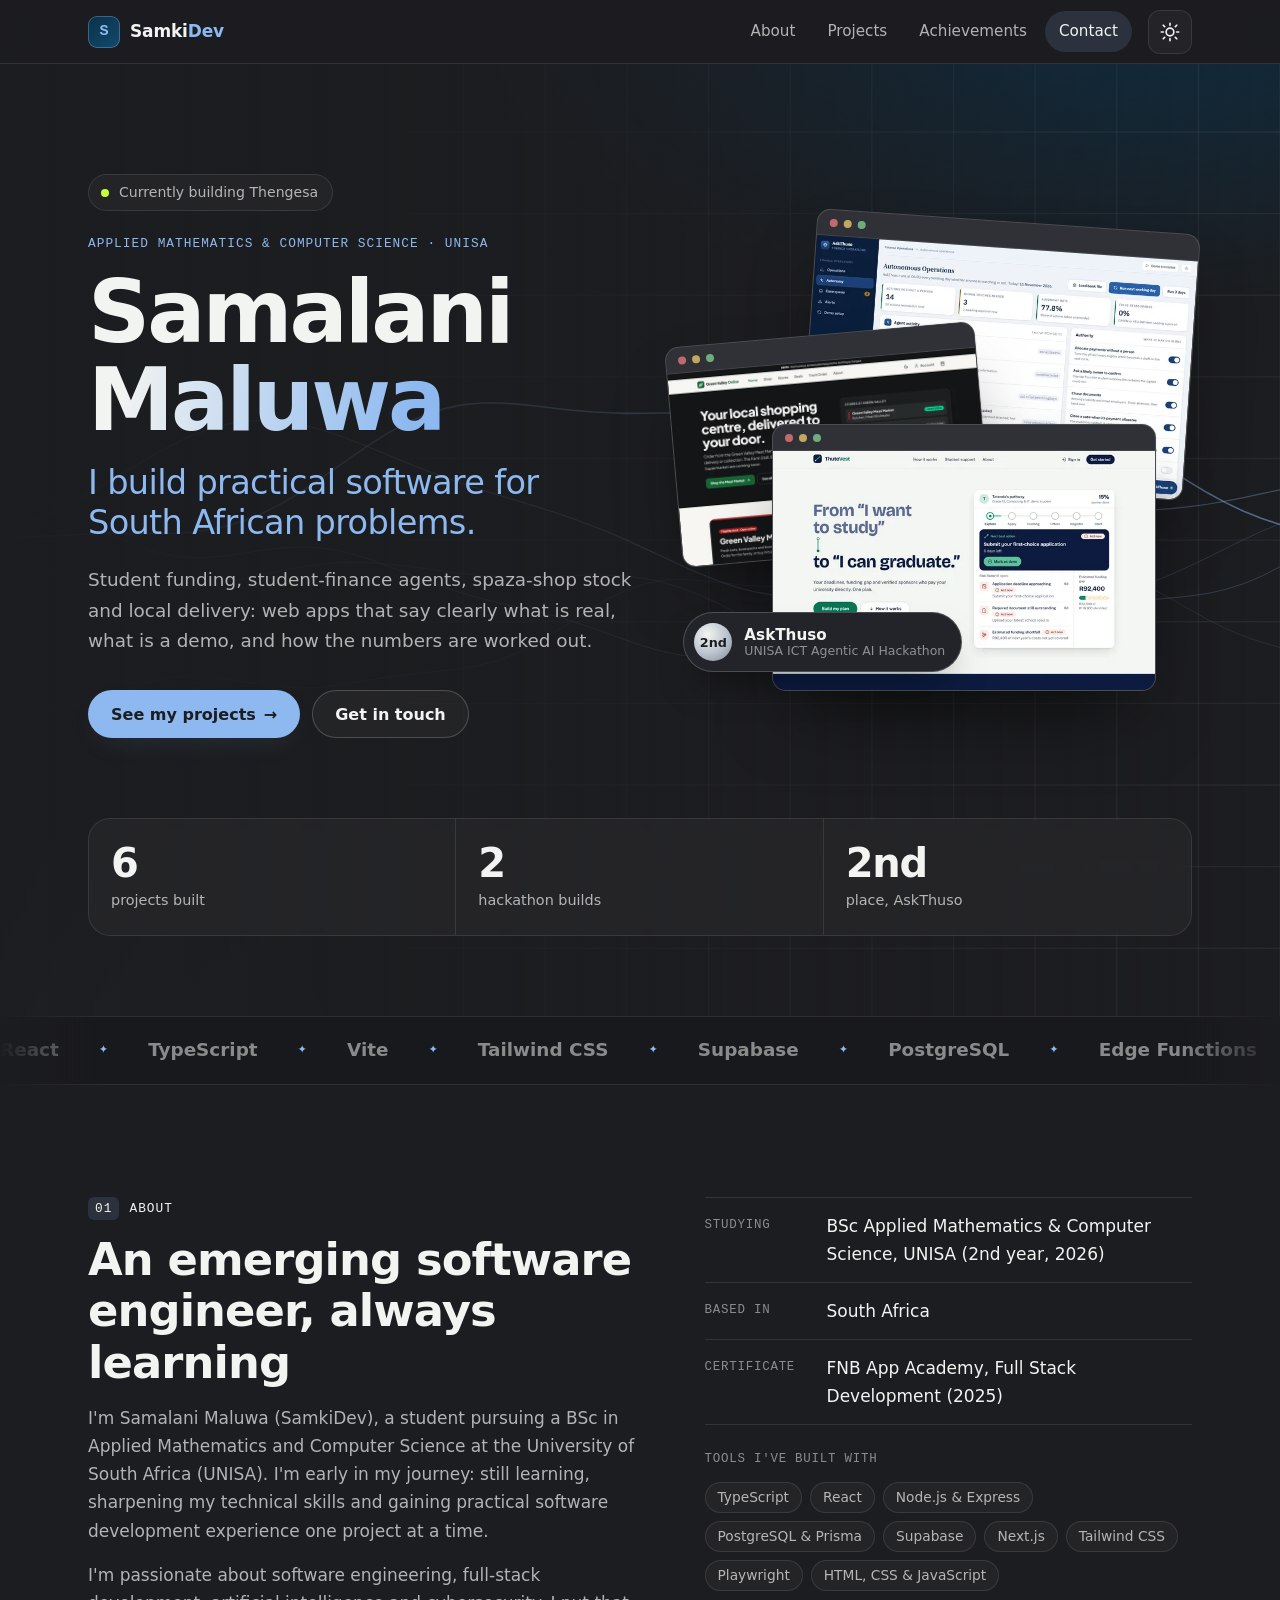
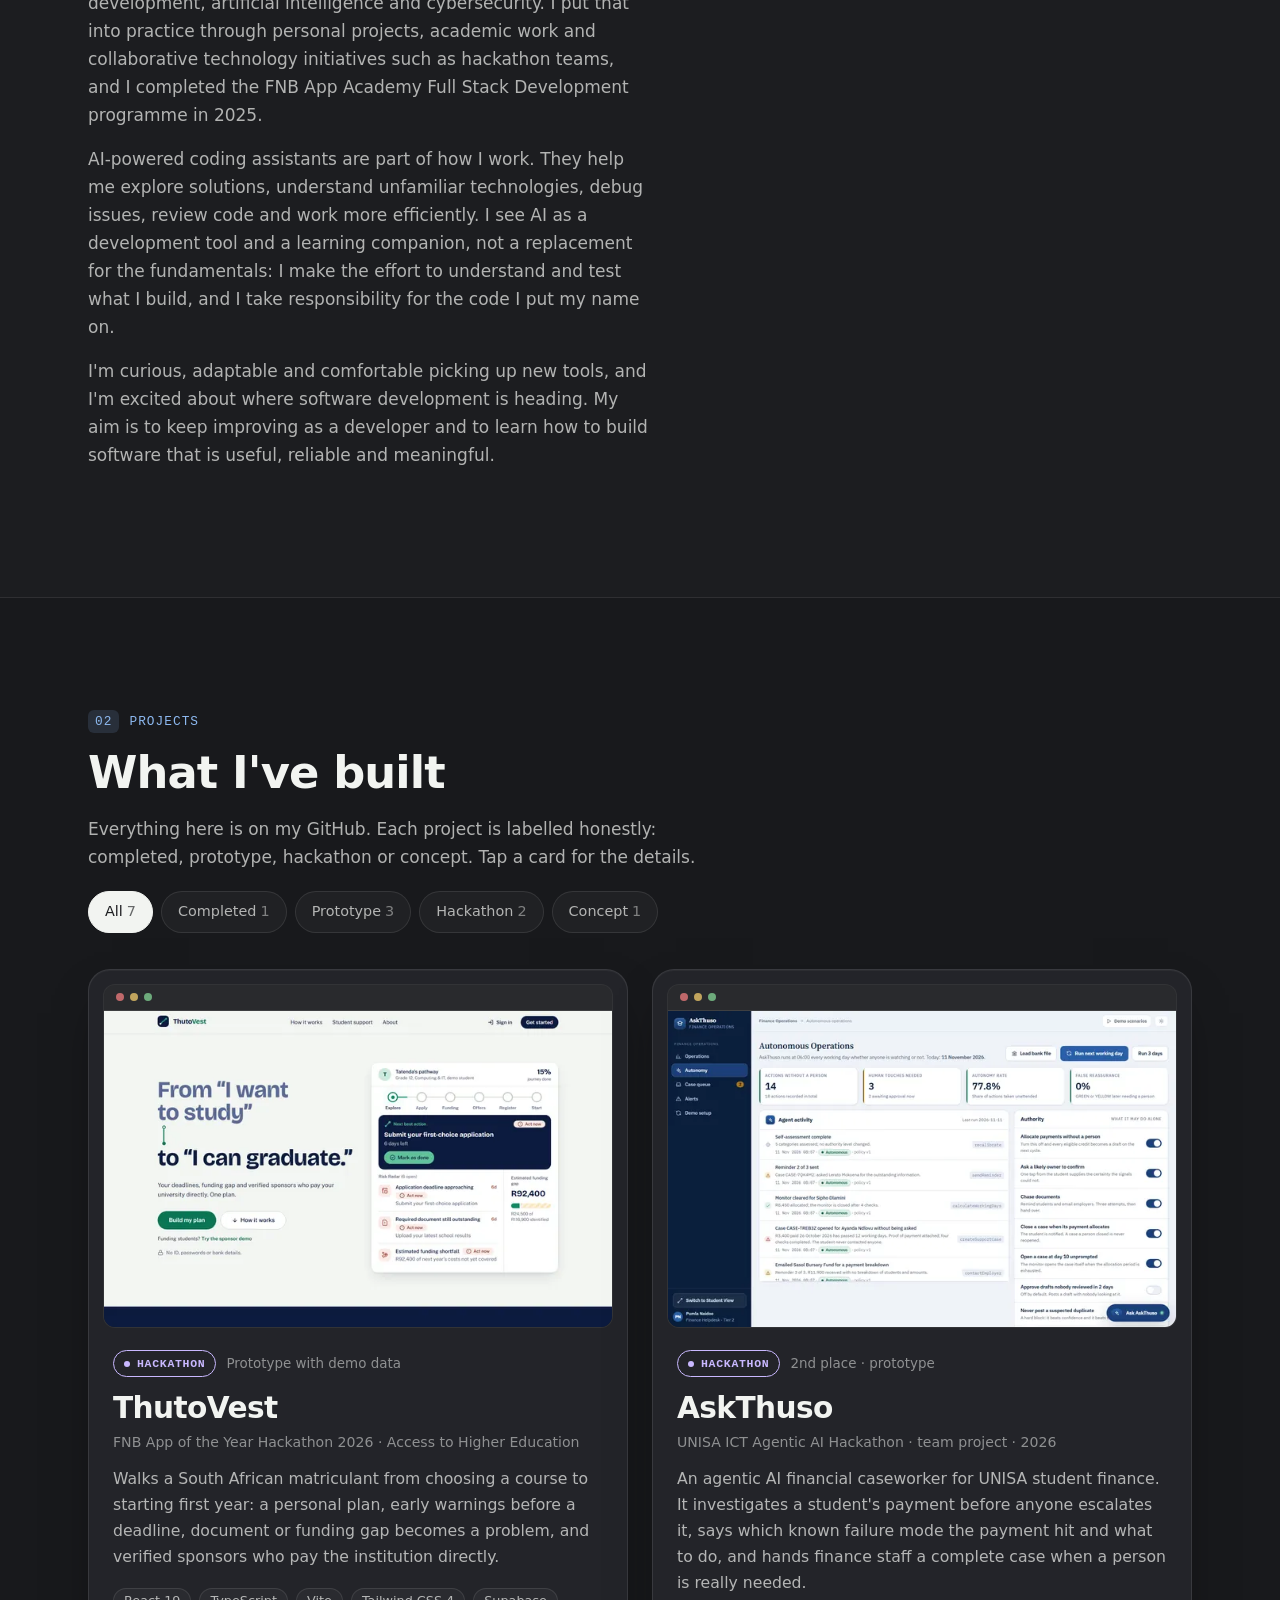
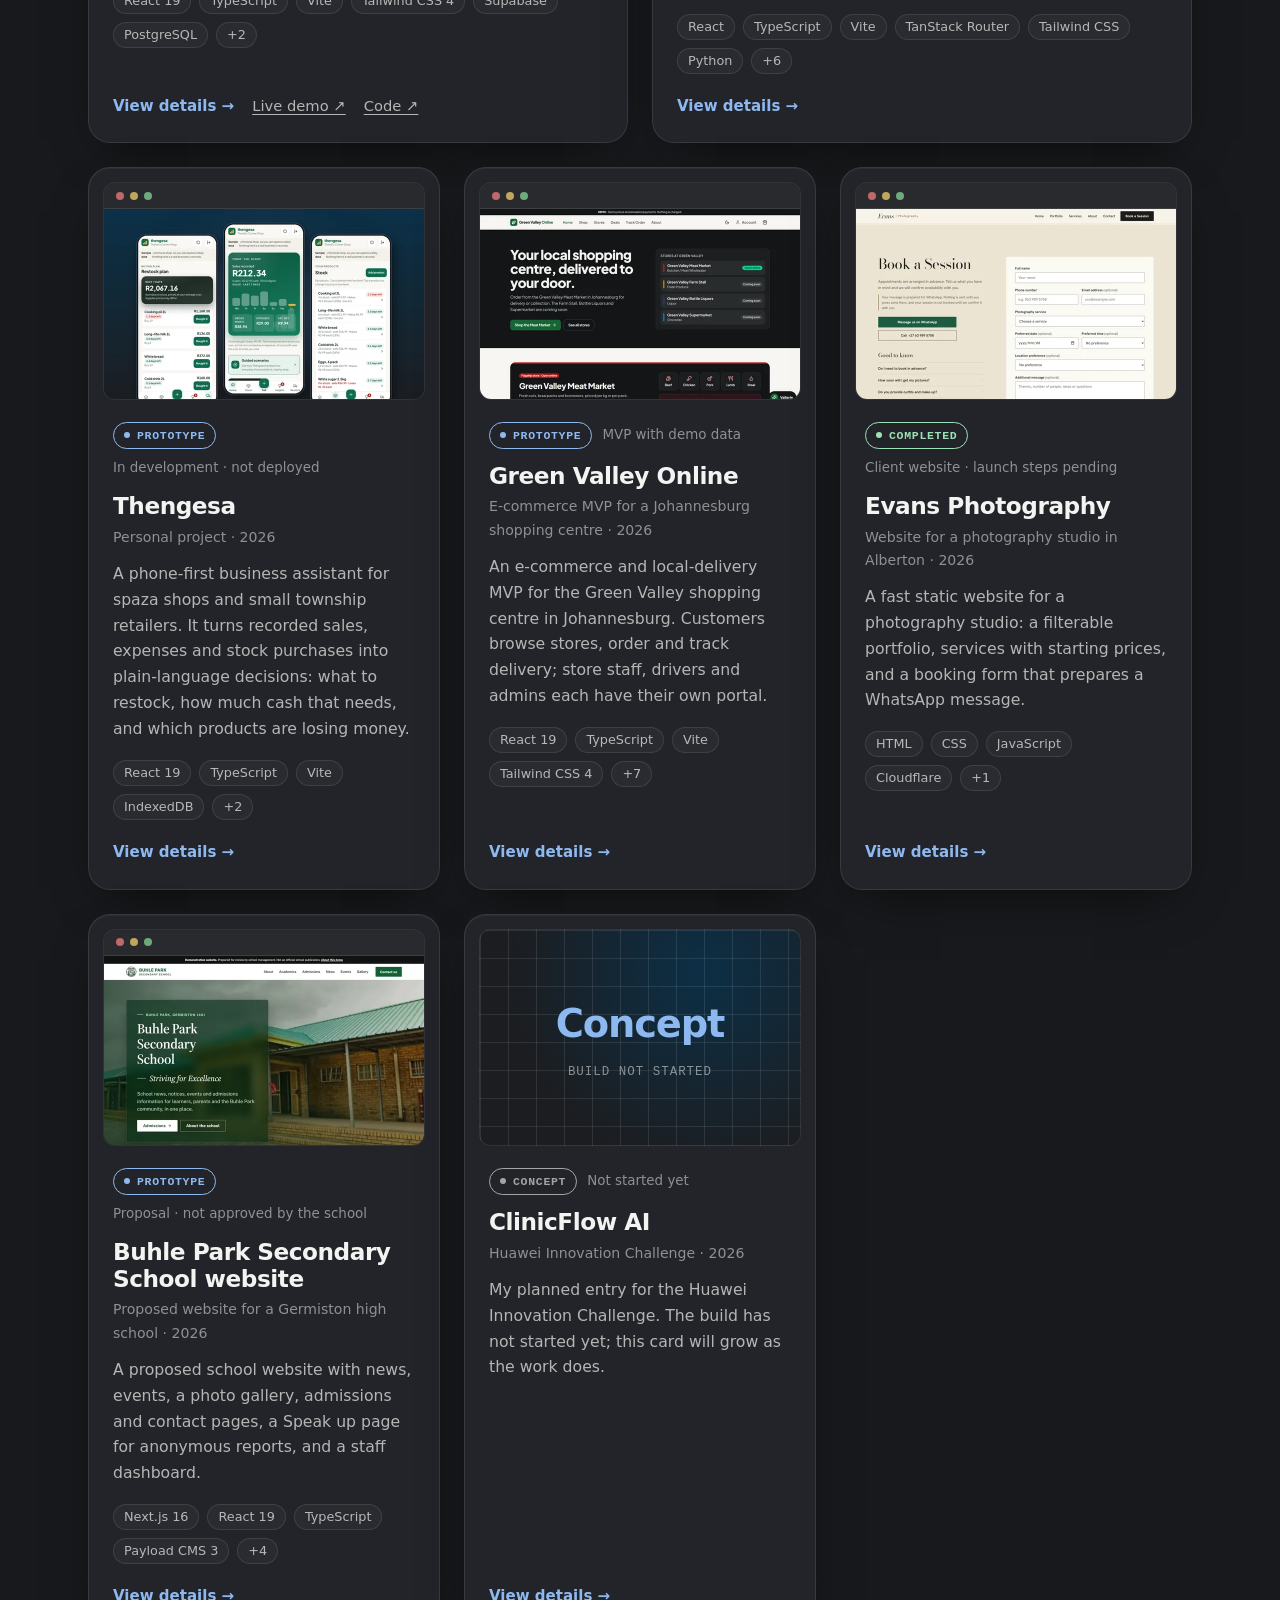
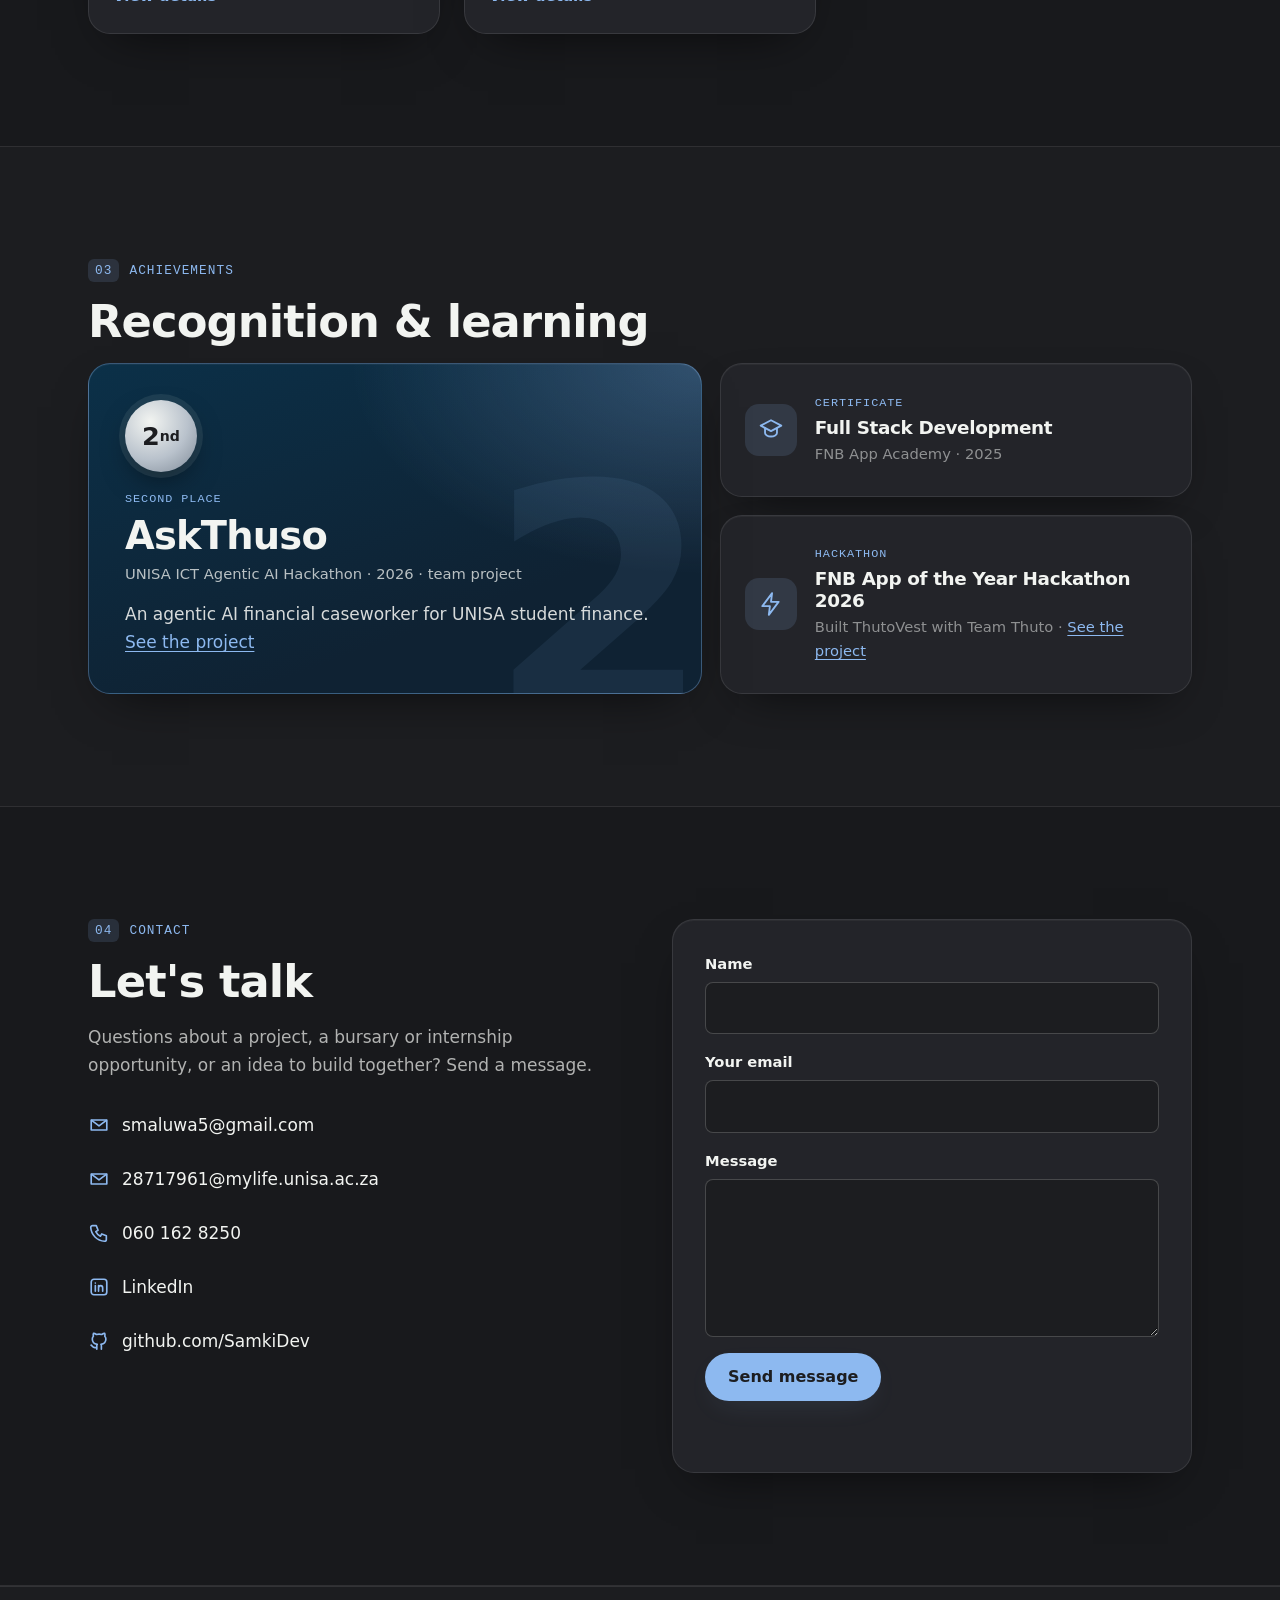
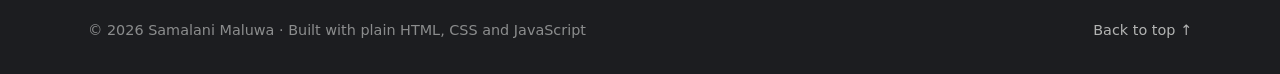
<file: index.html>
<!doctype html>
<html lang="en-ZA" data-theme="dark">
<head>
  <meta charset="utf-8">
  <meta name="viewport" content="width=device-width, initial-scale=1">
  <title>Samalani Maluwa (SamkiDev) · Developer</title>
  <meta name="description" content="Samalani Maluwa (SamkiDev): Applied Mathematics and Computer Science student at UNISA, South Africa, building practical web apps for student funding, small shops and local delivery.">
  <meta name="author" content="Samalani Maluwa">
  <meta name="google-site-verification" content="kOD_Ycc32Ypoxx4Jn-0cG6g9lYwiByDrDALiGu62_mo">
  <link rel="canonical" href="https://samkidev.github.io/">

  <meta property="og:type" content="website">
  <meta property="og:site_name" content="SamkiDev">
  <meta property="og:title" content="Samalani Maluwa (SamkiDev) · Developer">
  <meta property="og:description" content="Applied Mathematics and Computer Science student at UNISA building practical web apps for South African problems.">
  <meta property="og:url" content="https://samkidev.github.io/">
  <meta property="og:image" content="https://samkidev.github.io/assets/og-image.png">
  <meta property="og:image:width" content="1200">
  <meta property="og:image:height" content="630">
  <meta property="og:image:alt" content="Samalani Maluwa, SamkiDev: developer portfolio">
  <meta property="og:locale" content="en_ZA">
  <meta name="twitter:card" content="summary_large_image">

  <meta name="theme-color" content="#1C1D20" media="(prefers-color-scheme: dark)">
  <meta name="theme-color" content="#F2F4F1" media="(prefers-color-scheme: light)">
  <meta name="color-scheme" content="dark light">
  <link rel="icon" href="assets/favicon.svg" type="image/svg+xml">

  <!-- Apply the saved theme before the page paints (dark is the default). -->
  <script>
    (function () {
      try {
        var t = localStorage.getItem("theme");
        if (t === "light" || t === "dark") document.documentElement.setAttribute("data-theme", t);
      } catch (e) {}
    })();
  </script>
  <link rel="stylesheet" href="css/styles.css">

  <script type="application/ld+json">
  {
    "@context": "https://schema.org",
    "@type": "Person",
    "name": "Samalani Maluwa",
    "alternateName": "SamkiDev",
    "url": "https://samkidev.github.io/",
    "sameAs": ["https://github.com/SamkiDev"],
    "affiliation": { "@type": "CollegeOrUniversity", "name": "University of South Africa (UNISA)" },
    "address": { "@type": "PostalAddress", "addressCountry": "ZA" }
  }
  </script>
</head>
<body>
  <a class="skip-link" href="#main">Skip to content</a>

  <header class="site-header" id="top">
    <div class="container header-inner">
      <a class="brand" href="#top" aria-label="SamkiDev, back to top">
        <span class="brand-mark" aria-hidden="true">S</span>
        <span class="brand-text">Samki<span>Dev</span></span>
      </a>

      <nav class="site-nav" aria-label="Main">
        <ul class="nav-list" id="nav-list">
          <li><a href="#about">About</a></li>
          <li><a href="#projects">Projects</a></li>
          <li><a href="#achievements">Achievements</a></li>
          <li><a href="#contact">Contact</a></li>
        </ul>
      </nav>

      <div class="header-actions">
        <button class="icon-btn theme-toggle" type="button" id="theme-toggle" aria-label="Switch to light theme">
          <svg class="icon icon-sun" viewBox="0 0 24 24" aria-hidden="true"><circle cx="12" cy="12" r="4.2"/><path d="M12 2.5v2.2M12 19.3v2.2M4.6 4.6l1.6 1.6M17.8 17.8l1.6 1.6M2.5 12h2.2M19.3 12h2.2M4.6 19.4l1.6-1.6M17.8 6.2l1.6-1.6"/></svg>
          <svg class="icon icon-moon" viewBox="0 0 24 24" aria-hidden="true"><path d="M20 14.6A8.2 8.2 0 0 1 9.4 4a8.2 8.2 0 1 0 10.6 10.6Z"/></svg>
        </button>
        <button class="icon-btn menu-toggle" type="button" id="menu-toggle" aria-expanded="false" aria-controls="nav-list" aria-label="Open menu">
          <svg class="icon" viewBox="0 0 24 24" aria-hidden="true"><path class="menu-line menu-line-1" d="M4 8h16"/><path class="menu-line menu-line-2" d="M4 16h16"/></svg>
        </button>
      </div>
    </div>
  </header>

  <main id="main">
    <!-- Hero -->
    <section class="hero" aria-labelledby="hero-title">
      <div class="hero-visual" id="hero-visual" aria-hidden="true"></div>
      <div class="container hero-grid">
        <div class="hero-copy">
          <p class="live-status" id="live-status" hidden>
            <span class="live-dot" aria-hidden="true"></span>
            <span id="live-status-text"></span>
          </p>
          <p class="eyebrow">Applied Mathematics &amp; Computer Science · UNISA</p>
          <h1 class="hero-title" id="hero-title">
            Samalani <span class="hero-title-accent">Maluwa</span>
            <span class="hero-sub">I build practical software for South African problems.</span>
          </h1>
          <p class="hero-lead">
            Student funding, student-finance agents, spaza-shop stock and local delivery: web apps that say
            clearly what is real, what is a demo, and how the numbers are worked out.
          </p>
          <div class="hero-actions">
            <a class="btn btn-primary" href="#projects">See my projects <span aria-hidden="true">→</span></a>
            <a class="btn btn-ghost" href="#contact">Get in touch</a>
          </div>
        </div>

        <div class="hero-showcase" id="hero-showcase" aria-hidden="true">
          <figure class="shot shot-back">
            <div class="shot-bar"><i></i><i></i><i></i></div>
            <img src="assets/projects/askthuso-sm.webp" alt="" width="640" height="400" decoding="async">
          </figure>
          <figure class="shot shot-mid">
            <div class="shot-bar"><i></i><i></i><i></i></div>
            <img src="assets/projects/green-valley-online-sm.webp" alt="" width="640" height="400" decoding="async">
          </figure>
          <figure class="shot shot-front">
            <div class="shot-bar"><i></i><i></i><i></i></div>
            <img src="assets/projects/thutovest-sm.webp" alt="" width="640" height="400" decoding="async" fetchpriority="high">
          </figure>
          <span class="shot-badge">
            <span class="shot-badge-medal">2nd</span>
            <span>AskThuso<small>UNISA ICT Agentic AI Hackathon</small></span>
          </span>
        </div>
      </div>

      <div class="container">
        <ul class="stats" id="stats" aria-label="At a glance"></ul>
      </div>
    </section>

    <div class="marquee" aria-hidden="true">
      <div class="marquee-track" id="marquee-track"></div>
    </div>

    <!-- About -->
    <section class="section" id="about" aria-labelledby="about-title">
      <div class="container about-grid">
        <figure class="about-photo" id="about-photo" hidden>
          <img id="about-photo-img" alt="Samalani Maluwa" width="480" height="600" decoding="async">
        </figure>

        <div class="about-text">
          <p class="section-kicker"><span>01</span>About</p>
          <h2 class="section-title" id="about-title">An emerging software engineer, always learning</h2>
          <p>
            I'm Samalani Maluwa (SamkiDev), a student pursuing a BSc in Applied Mathematics and Computer Science
            at the University of South Africa (UNISA). I'm early in my journey: still learning, sharpening my
            technical skills and gaining practical software development experience one project at a time.
          </p>
          <p>
            I'm passionate about software engineering, full-stack development, artificial intelligence and
            cybersecurity. I put that into practice through personal projects, academic work and collaborative
            technology initiatives such as hackathon teams, and I completed the FNB App Academy Full Stack
            Development programme in 2025.
          </p>
          <p>
            AI-powered coding assistants are part of how I work. They help me explore solutions, understand
            unfamiliar technologies, debug issues, review code and work more efficiently. I see AI as a
            development tool and a learning companion, not a replacement for the fundamentals: I make the effort
            to understand and test what I build, and I take responsibility for the code I put my name on.
          </p>
          <p>
            I'm curious, adaptable and comfortable picking up new tools, and I'm excited about where software
            development is heading. My aim is to keep improving as a developer and to learn how to build software
            that is useful, reliable and meaningful.
          </p>
        </div>

        <div class="about-facts">
          <dl class="facts">
            <div><dt>Studying</dt><dd>BSc Applied Mathematics &amp; Computer Science, UNISA (2nd year, 2026)</dd></div>
            <div><dt>Based in</dt><dd>South Africa</dd></div>
            <div><dt>Certificate</dt><dd>FNB App Academy, Full Stack Development (2025)</dd></div>
          </dl>
          <p class="facts-label">Tools I've built with</p>
          <ul class="chips" aria-label="Tools I've built with">
            <li>TypeScript</li><li>React</li><li>Node.js &amp; Express</li><li>PostgreSQL &amp; Prisma</li>
            <li>Supabase</li><li>Next.js</li><li>Tailwind CSS</li><li>Playwright</li><li>HTML, CSS &amp; JavaScript</li>
          </ul>
        </div>
      </div>
    </section>

    <!-- Projects -->
    <section class="section section-alt" id="projects" aria-labelledby="projects-title">
      <div class="container">
        <div class="section-head">
          <div>
            <p class="section-kicker"><span>02</span>Projects</p>
            <h2 class="section-title" id="projects-title">What I've built</h2>
            <p class="section-lead">Everything here is on my GitHub. Each project is labelled honestly: completed, prototype, hackathon or concept. Tap a card for the details.</p>
          </div>
          <div class="filters" role="group" aria-label="Filter projects by status" id="project-filters"></div>
        </div>

        <ul class="project-grid" id="project-grid" aria-live="polite"></ul>

        <noscript>
          <p class="noscript-note">The project list needs JavaScript. You can also browse my work on
            <a href="https://github.com/SamkiDev">GitHub</a>.</p>
        </noscript>
      </div>
    </section>

    <!-- Achievements -->
    <section class="section" id="achievements" aria-labelledby="achievements-title">
      <div class="container">
        <p class="section-kicker"><span>03</span>Achievements</p>
        <h2 class="section-title" id="achievements-title">Recognition &amp; learning</h2>

        <ul class="achievements">
          <li class="achievement achievement-award">
            <span class="medal" aria-hidden="true">2<sup>nd</sup></span>
            <div>
              <p class="achievement-kicker">Second place</p>
              <h3>AskThuso</h3>
              <p class="achievement-meta">UNISA ICT Agentic AI Hackathon · 2026 · team project</p>
              <p class="achievement-text">An agentic AI financial caseworker for UNISA student finance.
                <a href="#project-askthuso" data-open-project="askthuso">See the project</a></p>
            </div>
          </li>
          <li class="achievement">
            <span class="achievement-badge" aria-hidden="true">
              <svg viewBox="0 0 24 24"><path d="M12 3 2.5 8 12 13l9.5-5L12 3Z"/><path d="M6.5 10.2v4.6c0 1.6 2.5 3.2 5.5 3.2s5.5-1.6 5.5-3.2v-4.6"/></svg>
            </span>
            <div>
              <p class="achievement-kicker">Certificate</p>
              <h3>Full Stack Development</h3>
              <p class="achievement-meta">FNB App Academy · 2025</p>
            </div>
          </li>
          <li class="achievement">
            <span class="achievement-badge" aria-hidden="true">
              <svg viewBox="0 0 24 24"><path d="M13 2 4 14h7l-1 8 9-12h-7l1-8Z"/></svg>
            </span>
            <div>
              <p class="achievement-kicker">Hackathon</p>
              <h3>FNB App of the Year Hackathon 2026</h3>
              <p class="achievement-meta">Built ThutoVest with Team Thuto ·
                <a href="#project-thutovest" data-open-project="thutovest">See the project</a></p>
            </div>
          </li>
        </ul>
      </div>
    </section>

    <!-- Contact -->
    <section class="section section-alt" id="contact" aria-labelledby="contact-title">
      <div class="container contact-grid">
        <div>
          <p class="section-kicker"><span>04</span>Contact</p>
          <h2 class="section-title" id="contact-title">Let's talk</h2>
          <p class="section-lead">Questions about a project, a bursary or internship opportunity, or an idea to build together? Send a message.</p>
          <ul class="contact-links" id="contact-links"></ul>
        </div>

        <form class="contact-form" id="contact-form" novalidate>
          <div class="field">
            <label for="cf-name">Name</label>
            <input id="cf-name" name="name" type="text" autocomplete="name" required maxlength="100">
          </div>
          <div class="field">
            <label for="cf-email">Your email</label>
            <input id="cf-email" name="email" type="email" autocomplete="email" required maxlength="200">
          </div>
          <div class="field">
            <label for="cf-message">Message</label>
            <textarea id="cf-message" name="message" rows="5" required maxlength="4000"></textarea>
          </div>
          <!-- Spam trap: people never see or fill this. -->
          <div class="hp" aria-hidden="true">
            <label for="cf-company">Company</label>
            <input id="cf-company" name="_gotcha" type="text" tabindex="-1" autocomplete="off">
          </div>
          <button class="btn btn-primary" type="submit" id="cf-submit">Send message</button>
          <p class="form-status" id="form-status" role="status" aria-live="polite"></p>
        </form>
      </div>
    </section>
  </main>

  <footer class="site-footer">
    <div class="container footer-inner">
      <p>© <span id="year">2026</span> Samalani Maluwa · Built with plain HTML, CSS and JavaScript</p>
      <a href="#top" class="footer-top">Back to top ↑</a>
    </div>
  </footer>

  <!-- Project details -->
  <dialog class="modal" id="project-modal" aria-labelledby="modal-title">
    <div class="modal-inner">
      <button class="icon-btn modal-close" type="button" id="modal-close" aria-label="Close project details">
        <svg class="icon" viewBox="0 0 24 24" aria-hidden="true"><path d="M6 6l12 12M18 6 6 18"/></svg>
      </button>
      <div id="modal-body"></div>
    </div>
  </dialog>

  <script src="js/config.js"></script>
  <script src="js/projects.js"></script>
  <script src="js/visuals.js"></script>
  <script src="js/main.js"></script>
</body>
</html>
</file>
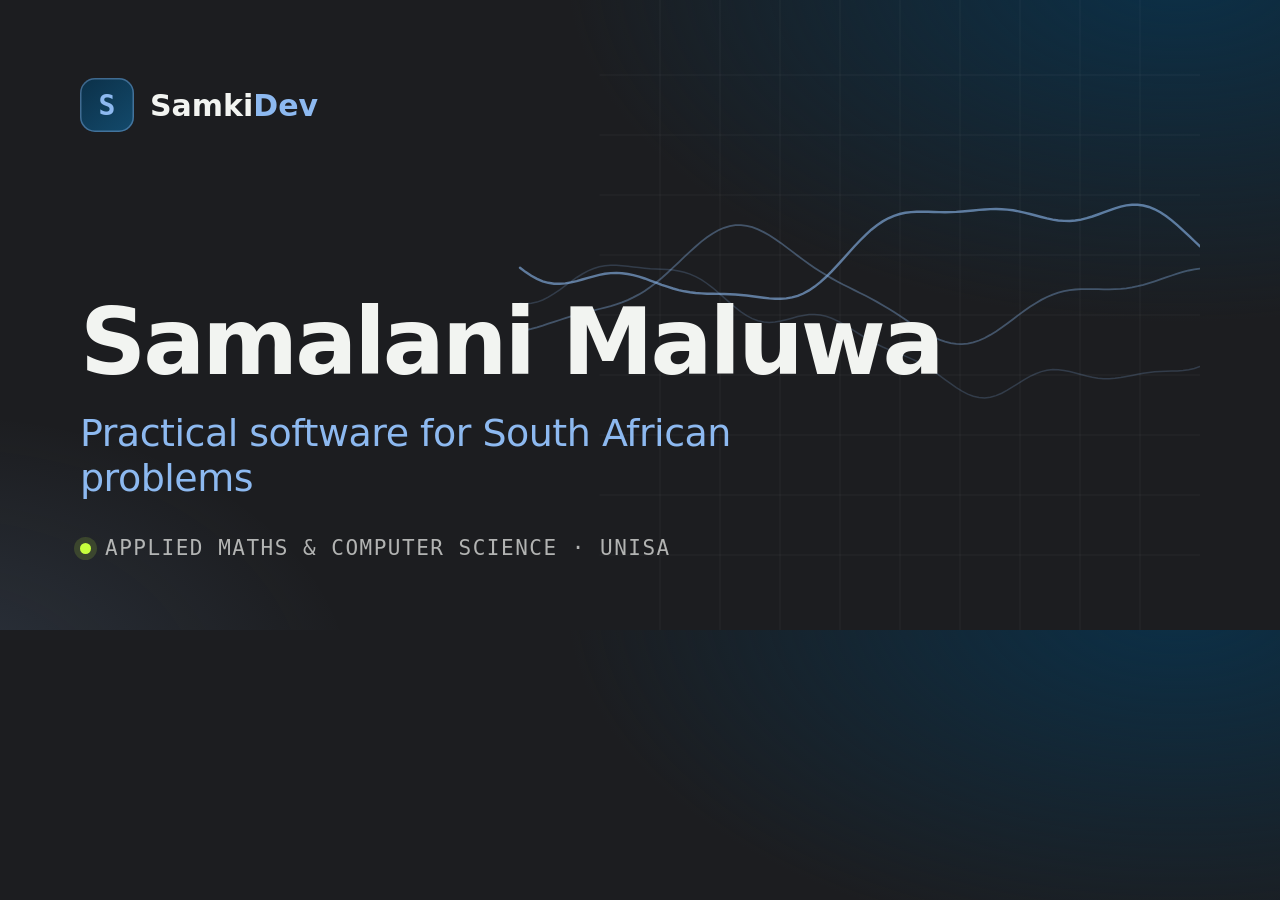
<file: tools/og-image.html>
<!doctype html>
<!-- Source for assets/og-image.png (1200x630). Regenerate with: node tools/make-og.js -->
<html lang="en">
<head>
<meta charset="utf-8">
<style>
  html, body { margin: 0; }
  body {
    width: 1200px; height: 630px; overflow: hidden; position: relative;
    background:
      radial-gradient(900px 520px at 92% -5%, rgba(11, 48, 72, 1), transparent 68%),
      radial-gradient(600px 400px at -5% 110%, rgba(141, 185, 240, .14), transparent 70%),
      #1C1D20;
    color: #F2F4F1;
    font-family: "Segoe UI Variable Display", "Segoe UI", system-ui, sans-serif;
  }
  svg.waves { position: absolute; inset: 0; }
  .wrap { position: absolute; left: 80px; top: 78px; right: 80px; bottom: 70px; display: flex; flex-direction: column; }
  .brand { display: flex; align-items: center; gap: 16px; font-size: 30px; font-weight: 700; }
  .mark { width: 54px; height: 54px; border-radius: 15px; display: grid; place-items: center;
    background: linear-gradient(140deg, #0B3048, #134A6C); box-shadow: inset 0 0 0 1.5px rgba(141,185,240,.4);
    color: #8DB9F0; font-family: "Cascadia Code", Consolas, monospace; font-size: 28px; }
  .brand span { color: #8DB9F0; }
  h1 { margin: auto 0 0; font-size: 92px; line-height: 1; letter-spacing: -3px; font-weight: 700; }
  .sub { margin-top: 22px; font-size: 38px; line-height: 1.2; color: #8DB9F0; font-weight: 500; letter-spacing: -.5px; max-width: 820px; }
  .meta { margin-top: 34px; display: flex; align-items: center; gap: 14px; font-family: "Cascadia Code", Consolas, monospace;
    font-size: 21px; letter-spacing: 1.5px; text-transform: uppercase; color: rgba(242,244,241,.7); }
  .dot { width: 11px; height: 11px; border-radius: 50%; background: #C6FF3D; box-shadow: 0 0 0 6px rgba(198,255,61,.15); }
</style>
</head>
<body>
  <svg class="waves" viewBox="0 0 1200 630" fill="none" stroke-linecap="round">
    <g stroke="#F2F4F1" stroke-opacity=".05"><path d="M660 0V630M720 0V630M780 0V630M840 0V630M900 0V630M960 0V630M1020 0V630M1080 0V630M1140 0V630M600 75H1200M600 135H1200M600 195H1200M600 255H1200M600 315H1200M600 375H1200M600 435H1200M600 495H1200M600 555H1200"/></g>
    <path id="w1" stroke="#8DB9F0" stroke-opacity=".6" stroke-width="2.4"/>
    <path id="w2" stroke="#8DB9F0" stroke-opacity=".35" stroke-width="1.8"/>
    <path id="w3" stroke="#8DB9F0" stroke-opacity=".2" stroke-width="1.5"/>
  </svg>
  <div class="wrap">
    <div class="brand"><div class="mark">S</div><div>Samki<span>Dev</span></div></div>
    <h1>Samalani Maluwa</h1>
    <div class="sub">Practical software for South African problems</div>
    <div class="meta"><span class="dot"></span>Applied Maths &amp; Computer Science · UNISA</div>
  </div>
  <script>
    var defs = [["w1", 250, [[48,1,0],[16,2.7,1.3],[6,5.1,.4]]], ["w2", 290, [[38,1.3,2.1],[20,2.1,.2],[8,4.3,2.6]]], ["w3", 330, [[56,.8,4],[13,3.2,1],[6,6,.9]]]];
    defs.forEach(function (d) {
      var s = "";
      for (var i = 0; i <= 120; i++) {
        var x = 520 + i * (680 / 120), u = ((x - 520) / 680) * Math.PI * 2, y = d[1];
        d[2].forEach(function (t) { y += t[0] * Math.sin(u * t[1] + t[2]); });
        s += (i ? "L" : "M") + x.toFixed(1) + " " + y.toFixed(1);
      }
      document.getElementById(d[0]).setAttribute("d", s);
    });
  </script>
</body>
</html>
</file>
<file: css/styles.css>
/* =========================================================================
   Palette (from the reference video)
   ========================================================================= */
:root {
  --c-graphite: #1C1D20;       /* Deep Graphite: dark background */
  --c-midnight-teal: #0B3048;  /* Deep Midnight Teal: depth, light-theme ink accent */
  --c-cloud: #F2F4F1;          /* Soft Cloud White: dark-theme text, light background */
  --c-powder: #8DB9F0;         /* Powder Blue: main accent */
  --c-lime: #C6FF3D;           /* Neon Lime: tiny "live" accent only */

  /* Also in the video, not used on this site:
     Sunshine Yellow #FFC928, Warm Sunset Peach #F5B69E, Soft Lavender White #E9E8F8 */

  /* Type, spacing, shape */
  --font-sans: "Segoe UI Variable Text", "Segoe UI", system-ui, -apple-system, BlinkMacSystemFont, "Helvetica Neue", Arial, sans-serif;
  --font-display: "Segoe UI Variable Display", "Segoe UI", system-ui, -apple-system, BlinkMacSystemFont, "Helvetica Neue", Arial, sans-serif;
  --font-mono: ui-monospace, "Cascadia Code", "SF Mono", Menlo, Consolas, monospace;
  --radius-sm: 8px;
  --radius: 14px;
  --radius-lg: 22px;
  --gutter: 16px;
  --container: 1160px;
  --header-h: 64px;
  --ease: cubic-bezier(.2, .7, .2, 1);
}

/* Dark theme (default) */
:root,
[data-theme="dark"] {
  color-scheme: dark;
  --bg: var(--c-graphite);
  --bg-alt: #18191C;
  --bg-raised: #232429;
  --surface: rgba(242, 244, 241, 0.035);
  --surface-hover: rgba(242, 244, 241, 0.06);
  --border: rgba(242, 244, 241, 0.10);
  --border-strong: rgba(242, 244, 241, 0.20);
  --text: var(--c-cloud);
  --text-muted: rgba(242, 244, 241, 0.70);
  --text-faint: rgba(242, 244, 241, 0.52);
  --accent: var(--c-powder);
  --accent-text: var(--c-powder);
  --accent-soft: rgba(141, 185, 240, 0.14);
  --btn-bg: var(--c-powder);
  --btn-text: var(--c-graphite);
  --glow-1: rgba(11, 48, 72, 0.95);
  --glow-2: rgba(141, 185, 240, 0.16);
  --header-bg: rgba(28, 29, 32, 0.72);
  --shadow: 0 1px 0 rgba(242, 244, 241, 0.04) inset, 0 20px 50px -24px rgba(0, 0, 0, 0.7);
  --status-completed: #9BE3B4;
  --status-prototype: var(--c-powder);
  --status-hackathon: #C9B8FF;
  --status-concept: rgba(242, 244, 241, 0.62);
}

/* Light theme */
[data-theme="light"] {
  color-scheme: light;
  --bg: var(--c-cloud);
  --bg-alt: #E9ECE8;
  --bg-raised: #FFFFFF;
  --surface: rgba(255, 255, 255, 0.7);
  --surface-hover: #FFFFFF;
  --border: rgba(11, 48, 72, 0.12);
  --border-strong: rgba(11, 48, 72, 0.24);
  --text: var(--c-graphite);
  --text-muted: rgba(28, 29, 32, 0.74);
  --text-faint: rgba(28, 29, 32, 0.70);
  --accent: var(--c-powder);
  --accent-text: #1D5C93;
  --accent-soft: rgba(141, 185, 240, 0.28);
  --btn-bg: var(--c-midnight-teal);
  --btn-text: var(--c-cloud);
  --glow-1: rgba(141, 185, 240, 0.42);
  --glow-2: rgba(11, 48, 72, 0.08);
  --header-bg: rgba(242, 244, 241, 0.78);
  --shadow: 0 1px 2px rgba(11, 48, 72, 0.06), 0 18px 40px -26px rgba(11, 48, 72, 0.35);
  --status-completed: #1F7A45;
  --status-prototype: #1D5C93;
  --status-hackathon: #6242C2;
  --status-concept: rgba(28, 29, 32, 0.66);
}

/* =========================================================================
   Base
   ========================================================================= */
*, *::before, *::after { box-sizing: border-box; }

html {
  -webkit-text-size-adjust: 100%;
  scroll-behavior: smooth;
  scroll-padding-top: calc(var(--header-h) + 12px);
}

body {
  margin: 0;
  background: var(--bg);
  color: var(--text);
  font-family: var(--font-sans);
  font-size: 1.0625rem;
  line-height: 1.65;
  text-rendering: optimizeLegibility;
  -webkit-font-smoothing: antialiased;
  overflow-x: clip;
  transition: background-color .3s var(--ease), color .3s var(--ease);
}

img, svg { display: block; max-width: 100%; }
a { color: var(--accent-text); text-underline-offset: 3px; }
a:hover { text-decoration-thickness: 2px; }
p { margin: 0 0 1rem; }
h1, h2, h3 { font-family: var(--font-display); line-height: 1.15; margin: 0; letter-spacing: -0.02em; }
ul { margin: 0; padding: 0; }
[hidden] { display: none !important; }

:focus-visible {
  outline: 2px solid var(--accent-text);
  outline-offset: 3px;
  border-radius: 6px;
}

.container {
  width: 100%;
  max-width: var(--container);
  margin-inline: auto;
  padding-inline: var(--gutter);
}
@media (min-width: 640px) { :root { --gutter: 28px; } }

.skip-link {
  position: absolute;
  left: 12px;
  top: -60px;
  z-index: 100;
  padding: 10px 16px;
  border-radius: var(--radius-sm);
  background: var(--btn-bg);
  color: var(--btn-text);
  font-weight: 600;
  text-decoration: none;
  transition: top .2s var(--ease);
}
.skip-link:focus { top: 12px; }

.icon { width: 22px; height: 22px; fill: none; stroke: currentColor; stroke-width: 1.8; stroke-linecap: round; stroke-linejoin: round; }

/* =========================================================================
   Header and navigation
   ========================================================================= */
.site-header {
  position: sticky;
  top: 0;
  z-index: 50;
  height: var(--header-h);
  background: var(--header-bg);
  -webkit-backdrop-filter: saturate(160%) blur(14px);
  backdrop-filter: saturate(160%) blur(14px);
  border-bottom: 1px solid var(--border);
}
.header-inner { height: 100%; display: flex; align-items: center; gap: 16px; }

.brand { display: inline-flex; align-items: center; gap: 10px; color: var(--text); text-decoration: none; font-weight: 700; letter-spacing: -0.01em; }
.brand-mark {
  display: grid; place-items: center;
  width: 32px; height: 32px; border-radius: 9px;
  background: linear-gradient(140deg, var(--c-midnight-teal), #134a6c);
  color: var(--c-powder);
  font-family: var(--font-mono); font-size: 0.95rem;
  box-shadow: inset 0 0 0 1px rgba(141, 185, 240, 0.35);
}
.brand-text span { color: var(--accent-text); }

.site-nav { margin-left: auto; }
.nav-list { list-style: none; display: flex; gap: 4px; }
.nav-list a {
  display: block; padding: 8px 14px; border-radius: 999px;
  color: var(--text-muted); text-decoration: none; font-size: 0.95rem; font-weight: 500;
  transition: color .2s, background-color .2s;
}
.nav-list a:hover { color: var(--text); background: var(--surface-hover); }
.nav-list a[aria-current="true"] { color: var(--text); background: var(--accent-soft); }

.header-actions { display: flex; align-items: center; gap: 6px; }
.icon-btn {
  display: inline-grid; place-items: center;
  width: 44px; height: 44px; padding: 0;
  border: 1px solid var(--border); border-radius: 12px;
  background: var(--surface); color: var(--text);
  cursor: pointer; transition: background-color .2s, border-color .2s, transform .2s var(--ease);
}
.icon-btn:hover { background: var(--surface-hover); border-color: var(--border-strong); }
.icon-btn:active { transform: scale(.96); }

.theme-toggle .icon-moon { display: none; }
[data-theme="light"] .theme-toggle .icon-sun { display: none; }
[data-theme="light"] .theme-toggle .icon-moon { display: block; }

.menu-toggle { display: none; }
.menu-line { transition: transform .25s var(--ease); transform-origin: 12px 12px; }
.menu-toggle[aria-expanded="true"] .menu-line-1 { transform: translateY(4px) rotate(45deg); }
.menu-toggle[aria-expanded="true"] .menu-line-2 { transform: translateY(-4px) rotate(-45deg); }

@media (max-width: 760px) {
  .menu-toggle { display: inline-grid; }
  .header-actions { margin-left: auto; }
  .site-nav { margin-left: 0; }
  .nav-list {
    position: fixed; left: 0; right: 0; top: var(--header-h);
    flex-direction: column; gap: 2px;
    padding: 12px var(--gutter) 20px;
    background: var(--bg-raised);
    border-bottom: 1px solid var(--border);
    box-shadow: 0 24px 40px -20px rgba(0, 0, 0, .5);
    visibility: hidden; opacity: 0; transform: translateY(-8px);
    transition: opacity .2s var(--ease), transform .2s var(--ease), visibility 0s linear .2s;
  }
  .nav-list.is-open { visibility: visible; opacity: 1; transform: none; transition-delay: 0s; }
  .nav-list a { padding: 14px 12px; font-size: 1.05rem; border-radius: var(--radius-sm); }
}

/* =========================================================================
   Buttons, chips, kickers
   ========================================================================= */
.btn {
  display: inline-flex; align-items: center; justify-content: center; gap: 8px;
  min-height: 48px; padding: 12px 22px;
  border: 1px solid transparent; border-radius: 999px;
  font: inherit; font-weight: 600; font-size: 1rem; line-height: 1.2;
  text-decoration: none; cursor: pointer;
  transition: transform .2s var(--ease), background-color .2s, border-color .2s, box-shadow .2s;
}
.btn:hover { transform: translateY(-1px); text-decoration: none; }
.btn:active { transform: translateY(0); }
.btn-primary { background: var(--btn-bg); color: var(--btn-text); box-shadow: 0 10px 30px -12px var(--glow-2); }
.btn-primary:hover { box-shadow: 0 14px 34px -12px rgba(141, 185, 240, .45); }
.btn-ghost { border-color: var(--border-strong); color: var(--text); background: var(--surface); }
.btn-ghost:hover { background: var(--surface-hover); }
.btn-small { min-height: 40px; padding: 8px 16px; font-size: 0.92rem; }
.btn[disabled] { opacity: .6; cursor: progress; transform: none; }

.chips { list-style: none; display: flex; flex-wrap: wrap; gap: 8px; }
.chips li {
  padding: 5px 12px; border-radius: 999px;
  border: 1px solid var(--border); background: var(--surface);
  color: var(--text-muted); font-size: 0.86rem; line-height: 1.4;
}

.eyebrow, .section-kicker {
  margin: 0 0 14px;
  font-family: var(--font-mono); font-size: 0.8rem; font-weight: 500;
  letter-spacing: 0.08em; text-transform: uppercase;
  color: var(--accent-text);
}

/* =========================================================================
   Hero
   ========================================================================= */
.hero {
  position: relative;
  isolation: isolate;
  overflow: hidden;
  padding: clamp(48px, 9vw, 110px) 0 clamp(48px, 7vw, 80px);
  background:
    radial-gradient(1000px 520px at 85% -10%, var(--glow-1), transparent 65%),
    radial-gradient(700px 420px at -10% 110%, var(--glow-2), transparent 70%);
}
.hero-visual { position: absolute; inset: 0; z-index: -1; pointer-events: none; opacity: .9; }
.hero-visual svg { width: 100%; height: 100%; }
.hero-visual::after {
  content: ""; position: absolute; inset: 0;
  background: linear-gradient(90deg, var(--bg) 0%, color-mix(in srgb, var(--bg) 70%, transparent) 45%, transparent 100%);
}
@media (max-width: 760px) {
  .hero-visual { opacity: .55; }
  .hero-visual::after { background: linear-gradient(180deg, transparent 0%, color-mix(in srgb, var(--bg) 55%, transparent) 100%); }
}
.hero-inner { position: relative; max-width: var(--container); }

.live-status {
  display: inline-flex; align-items: center; gap: 10px;
  margin: 0 0 22px; padding: 6px 14px 6px 12px;
  border: 1px solid var(--border); border-radius: 999px;
  background: var(--surface);
  font-size: 0.88rem; color: var(--text-muted);
}
.live-dot {
  position: relative; width: 8px; height: 8px; border-radius: 50%;
  background: var(--c-lime);
  box-shadow: 0 0 0 0 rgba(198, 255, 61, .55);
  animation: pulse 2.4s ease-out infinite;
}
[data-theme="light"] .live-dot { box-shadow: 0 0 0 1px rgba(28, 29, 32, .35); animation: none; }
@keyframes pulse {
  0% { box-shadow: 0 0 0 0 rgba(198, 255, 61, .5); }
  70% { box-shadow: 0 0 0 9px rgba(198, 255, 61, 0); }
  100% { box-shadow: 0 0 0 0 rgba(198, 255, 61, 0); }
}

.hero-title {
  max-width: 15ch;
  font-size: clamp(2.6rem, 8vw, 5.4rem);
  font-weight: 700;
  letter-spacing: -0.035em;
  line-height: 1.02;
}
.hero-sub {
  display: block;
  max-width: 22ch;
  margin-top: 18px;
  font-size: clamp(1.35rem, 3.2vw, 2.1rem);
  font-weight: 500;
  line-height: 1.2;
  letter-spacing: -0.02em;
  color: var(--accent-text);
}
.hero-lead { max-width: 54ch; margin: 22px 0 34px; color: var(--text-muted); font-size: clamp(1.02rem, 1.6vw, 1.15rem); }
.hero-actions { display: flex; flex-wrap: wrap; gap: 12px; }

/* Hero layout with a screenshot collage */
.hero-grid { display: grid; gap: 48px; align-items: center; }
@media (min-width: 1000px) { .hero-grid { grid-template-columns: 1.05fr 1fr; gap: 40px; } }
.hero-title-accent {
  background: linear-gradient(100deg, var(--text) 10%, var(--accent) 90%);
  -webkit-background-clip: text; background-clip: text; color: transparent;
}
[data-theme="light"] .hero-title-accent { background-image: linear-gradient(100deg, var(--text) 10%, var(--accent-text) 90%); }
.hero-showcase {
  --px: 0; --py: 0;
  position: relative;
  height: clamp(250px, 64vw, 470px);
  max-width: 640px; width: 100%; margin-inline: auto;
}
.shot {
  position: absolute; margin: 0;
  width: 74%;
  border-radius: 14px; overflow: hidden;
  border: 1px solid var(--border-strong);
  background: var(--bg-raised);
  box-shadow: 0 40px 80px -30px rgba(0, 0, 0, .65), 0 0 0 1px rgba(0, 0, 0, .04);
  transition: transform .5s var(--ease);
}
.shot img { width: 100%; height: auto; }
.shot-back  { top: 0; right: 0; transform: translate(calc(var(--px) * -14px), calc(var(--py) * -10px)) rotate(4deg); }
.shot-mid   { top: 24%; left: 0; width: 60%; transform: translate(calc(var(--px) * 10px), calc(var(--py) * 8px)) rotate(-5deg); }
.shot-front { bottom: 0; right: 7%; transform: translate(calc(var(--px) * 22px), calc(var(--py) * 16px)); }
.shot-badge {
  position: absolute; left: 2%; bottom: 4%; z-index: 3;
  display: inline-flex; align-items: center; gap: 12px;
  padding: 10px 16px 10px 10px; border-radius: 999px;
  background: var(--bg-raised); border: 1px solid var(--border-strong);
  box-shadow: 0 20px 40px -18px rgba(0, 0, 0, .6);
  font-weight: 700; font-size: 0.95rem; line-height: 1.2;
  animation: float 6s ease-in-out infinite;
}
.shot-badge small { display: block; font-weight: 500; font-size: 0.78rem; color: var(--text-faint); }
.shot-badge-medal {
  display: grid; place-items: center; width: 38px; height: 38px; border-radius: 50%;
  background: radial-gradient(circle at 35% 30%, #F2F4F1, #B9C2CC 55%, #7E8996);
  color: #1C1D20; font-size: 0.8rem; font-weight: 800;
}
@keyframes float { 0%, 100% { transform: translateY(0); } 50% { transform: translateY(-8px); } }
@media (max-width: 520px) { .shot-badge { font-size: 0.85rem; padding: 7px 12px 7px 7px; } .shot-badge-medal { width: 32px; height: 32px; } }

/* Stats */
.stats {
  list-style: none; margin-top: clamp(48px, 7vw, 80px);
  display: grid; grid-template-columns: repeat(3, minmax(0, 1fr));
  border: 1px solid var(--border); border-radius: var(--radius-lg);
  background: var(--surface);
  -webkit-backdrop-filter: blur(8px); backdrop-filter: blur(8px);
  overflow: hidden;
}
.stats li { padding: clamp(16px, 3vw, 22px); border-right: 1px solid var(--border); }
.stats li:last-child { border-right: 0; }
.stats strong { display: block; font-family: var(--font-display); font-size: clamp(1.7rem, 4vw, 2.5rem); font-weight: 700; letter-spacing: -0.03em; line-height: 1.1; color: var(--text); }
.stats span { font-size: clamp(0.82rem, 2.2vw, 0.9rem); color: var(--text-muted); }

/* Tech marquee */
.marquee {
  overflow: hidden; border-block: 1px solid var(--border);
  padding: 18px 0; background: var(--bg-alt);
  -webkit-mask-image: linear-gradient(90deg, transparent, #000 8%, #000 92%, transparent);
  mask-image: linear-gradient(90deg, transparent, #000 8%, #000 92%, transparent);
}
.marquee-track { display: flex; width: max-content; animation: marquee 50s linear infinite; }
.marquee:hover .marquee-track { animation-play-state: paused; }
.marquee-row { list-style: none; display: flex; gap: 40px; padding-right: 40px; }
.marquee-row li {
  display: inline-flex; align-items: center; gap: 40px; white-space: nowrap;
  font-family: var(--font-display); font-size: 1.15rem; font-weight: 600; color: var(--text-faint);
}
.marquee-row li::after { content: "\2726"; font-size: .7rem; color: var(--accent-text); }
@keyframes marquee { to { transform: translateX(-50%); } }

/* Numbered section kickers */
.section-kicker span { display: inline-block; margin-right: 10px; padding: 1px 7px; border-radius: 6px; background: var(--accent-soft); }

/* =========================================================================
   Sections
   ========================================================================= */
.section { padding: clamp(64px, 10vw, 112px) 0; }
.section-alt { background: var(--bg-alt); border-block: 1px solid var(--border); }
.section-title { font-size: clamp(1.9rem, 4.4vw, 2.8rem); font-weight: 700; margin-bottom: 16px; }
.section-lead { max-width: 58ch; color: var(--text-muted); }
.section-head { display: flex; flex-wrap: wrap; align-items: flex-end; justify-content: space-between; gap: 20px 32px; margin-bottom: 36px; }
.section-head .section-lead { margin-bottom: 0; }

/* About */
.about-grid { display: grid; gap: 40px; }
.about-text p { max-width: 62ch; color: var(--text-muted); }
.about-text p:first-of-type { color: var(--text); }
.about-photo {
  margin: 0; max-width: 320px;
  border-radius: var(--radius-lg); overflow: hidden;
  border: 1px solid var(--border); box-shadow: var(--shadow);
  background: var(--bg-raised);
}
.about-photo img { width: 100%; height: auto; aspect-ratio: 4 / 5; object-fit: cover; }
.facts { margin: 0 0 24px; display: grid; gap: 0; border-top: 1px solid var(--border); }
.facts > div { display: grid; grid-template-columns: 110px 1fr; gap: 12px; padding: 14px 0; border-bottom: 1px solid var(--border); }
.facts dt { font-family: var(--font-mono); font-size: 0.78rem; letter-spacing: .06em; text-transform: uppercase; color: var(--text-faint); padding-top: 3px; }
.facts dd { margin: 0; }
.facts-label { font-family: var(--font-mono); font-size: 0.78rem; letter-spacing: .06em; text-transform: uppercase; color: var(--text-faint); margin-bottom: 12px; }

@media (min-width: 900px) {
  .about-grid { grid-template-columns: 1.15fr 1fr; gap: 56px; align-items: start; }
  .about-grid.has-photo { grid-template-columns: 260px 1.15fr 1fr; }
}
@media (min-width: 640px) and (max-width: 899px) {
  .about-grid.has-photo { grid-template-columns: 220px 1fr; }
  .about-grid.has-photo .about-facts { grid-column: 1 / -1; }
}

/* Filters */
.filters { display: flex; flex-wrap: wrap; gap: 8px; }
.filter-btn {
  min-height: 40px; padding: 8px 16px;
  border: 1px solid var(--border); border-radius: 999px;
  background: var(--surface); color: var(--text-muted);
  font: inherit; font-size: 0.9rem; font-weight: 500;
  cursor: pointer; transition: background-color .2s, color .2s, border-color .2s;
}
.filter-btn:hover { color: var(--text); border-color: var(--border-strong); }
.filter-btn[aria-pressed="true"] { background: var(--text); color: var(--bg); border-color: var(--text); }
.filter-count { opacity: .65; margin-left: 4px; font-variant-numeric: tabular-nums; }

/* Project cards: bento grid with screenshots */
.project-grid { list-style: none; display: grid; gap: 20px; grid-template-columns: 1fr; grid-auto-flow: dense; }
@media (min-width: 700px) {
  .project-grid { grid-template-columns: repeat(2, minmax(0, 1fr)); }
  .project-item.is-wide { grid-column: span 2; }
}
@media (min-width: 1100px) {
  .project-grid { grid-template-columns: repeat(6, minmax(0, 1fr)); gap: 24px; }
  .project-item { grid-column: span 2; }
  .project-item.is-wide { grid-column: span 3; }
}

.project-card {
  --mx: 50%; --my: 0%;
  position: relative; isolation: isolate;
  display: flex; flex-direction: column;
  height: 100%;
  border: 1px solid var(--border); border-radius: var(--radius-lg);
  background: var(--bg-raised);
  box-shadow: var(--shadow);
  overflow: hidden;
  transition: transform .35s var(--ease), border-color .35s, box-shadow .35s;
}
.project-card::after {
  content: ""; position: absolute; inset: 0; z-index: -1; pointer-events: none;
  background: radial-gradient(420px circle at var(--mx) var(--my), var(--accent-soft), transparent 60%);
  opacity: 0; transition: opacity .35s;
}
.project-card:hover, .project-card:focus-within { transform: translateY(-4px); border-color: var(--border-strong); box-shadow: var(--shadow), 0 30px 60px -30px rgba(141, 185, 240, .35); }
.project-card:hover::after, .project-card:focus-within::after { opacity: 1; }

.card-media {
  position: relative;
  margin: 14px 14px 0;
  border-radius: 12px;
  overflow: hidden;
  border: 1px solid var(--border);
  background: var(--bg);
  aspect-ratio: 16 / 10.8;
}
.card-media img { width: 100%; height: calc(100% - 26px); object-fit: cover; object-position: top center; transition: transform .7s var(--ease); }
.project-card:hover .card-media img { transform: scale(1.035); }
.shot-bar { display: flex; align-items: center; gap: 6px; height: 26px; padding: 0 12px; background: var(--surface-hover); border-bottom: 1px solid var(--border); }
.shot-bar i { width: 8px; height: 8px; border-radius: 50%; background: var(--border-strong); }
.shot-bar i:first-child { background: #E5787A; opacity: .8; }
.shot-bar i:nth-child(2) { background: #E8C46A; opacity: .8; }
.shot-bar i:nth-child(3) { background: #7FCB8F; opacity: .8; }

.card-media-concept {
  display: grid; place-content: center; text-align: center; gap: 6px;
  background:
    linear-gradient(var(--border) 1px, transparent 1px) 0 0 / 28px 28px,
    linear-gradient(90deg, var(--border) 1px, transparent 1px) 0 0 / 28px 28px,
    radial-gradient(circle at 70% 20%, var(--glow-1), transparent 70%),
    var(--bg);
}
.concept-mark { font-family: var(--font-display); font-size: clamp(1.8rem, 4vw, 2.4rem); font-weight: 700; letter-spacing: -0.03em; color: var(--accent-text); }
.concept-sub { font-family: var(--font-mono); font-size: 0.78rem; letter-spacing: .08em; text-transform: uppercase; color: var(--text-faint); }

.card-body { display: flex; flex-direction: column; flex: 1; padding: 22px 24px 24px; }
.card-top { display: flex; flex-wrap: wrap; align-items: center; gap: 8px 10px; margin-bottom: 14px; }
.status {
  display: inline-flex; align-items: center; gap: 7px;
  padding: 3px 10px; border-radius: 999px;
  border: 1px solid currentColor;
  font-family: var(--font-mono); font-size: 0.72rem; font-weight: 600; letter-spacing: .06em; text-transform: uppercase;
}
.status::before { content: ""; width: 6px; height: 6px; border-radius: 50%; background: currentColor; }
.status-completed { color: var(--status-completed); }
.status-prototype { color: var(--status-prototype); }
.status-hackathon { color: var(--status-hackathon); }
.status-concept { color: var(--status-concept); }
.status-note { font-size: 0.84rem; color: var(--text-faint); }

.project-card h3 { font-size: 1.45rem; margin-bottom: 6px; }
.is-wide .project-card h3 { font-size: clamp(1.5rem, 2.4vw, 1.85rem); }
.card-open { all: unset; cursor: pointer; color: var(--text); }
/* The title button covers the whole card, so a tap anywhere opens the details */
.card-open::after { content: ""; position: absolute; inset: 0; z-index: 1; border-radius: var(--radius-lg); }
.card-open:focus-visible { outline: none; }
.card-open:focus-visible::after { outline: 2px solid var(--accent-text); outline-offset: -3px; }
.card-context { font-size: 0.88rem; color: var(--text-faint); margin-bottom: 12px; }
.card-summary { color: var(--text-muted); font-size: 0.98rem; margin-bottom: 18px; }
.card-stack { margin-bottom: 20px; }
.card-stack li { font-size: 0.8rem; padding: 3px 10px; }
.card-actions { margin-top: auto; display: flex; flex-wrap: wrap; gap: 8px 18px; align-items: center; }
.card-more { font-weight: 600; font-size: 0.94rem; color: var(--accent-text); transition: transform .3s var(--ease); }
.project-card:hover .card-more { transform: translateX(4px); }
.card-link { position: relative; z-index: 2; font-size: 0.92rem; font-weight: 500; color: var(--text-muted); }
.card-link:hover { color: var(--text); }

.visually-hidden { position: absolute !important; width: 1px; height: 1px; overflow: hidden; clip: rect(0 0 0 0); white-space: nowrap; }
.noscript-note, .empty-note { color: var(--text-muted); }

/* Achievements */
.achievements { list-style: none; display: grid; gap: 18px; margin-top: 12px; }
@media (min-width: 900px) {
  .achievements { grid-template-columns: 1.3fr 1fr; }
  .achievement-award { grid-row: span 2; }
}
.achievement {
  display: flex; gap: 18px; align-items: center;
  padding: 24px;
  border: 1px solid var(--border); border-radius: var(--radius-lg);
  background: var(--bg-raised); box-shadow: var(--shadow);
}
.achievement h3 { font-size: 1.15rem; margin-bottom: 4px; }
.achievement-kicker { margin: 0 0 4px; font-family: var(--font-mono); font-size: 0.74rem; letter-spacing: .08em; text-transform: uppercase; color: var(--accent-text); }
.achievement-meta { margin: 0; color: var(--text-faint); font-size: 0.92rem; }
.achievement-text { margin: 14px 0 0; color: var(--text-muted); }
.achievement-badge {
  flex: none; display: grid; place-items: center;
  width: 52px; height: 52px; border-radius: 14px;
  background: var(--accent-soft); color: var(--accent-text);
}
.achievement-badge svg { width: 26px; height: 26px; fill: none; stroke: currentColor; stroke-width: 1.7; stroke-linejoin: round; stroke-linecap: round; }

.achievement-award {
  position: relative; overflow: hidden; isolation: isolate;
  flex-direction: column; align-items: flex-start; justify-content: flex-end;
  min-height: 300px; padding: clamp(24px, 4vw, 36px);
  background:
    radial-gradient(500px 300px at 100% 0%, rgba(141, 185, 240, .28), transparent 70%),
    linear-gradient(160deg, var(--c-midnight-teal), #0f2233 70%);
  border-color: rgba(141, 185, 240, .35);
  color: var(--c-cloud);
}
.achievement-award::before {
  content: "2"; position: absolute; right: -10px; bottom: -70px; z-index: -1;
  font-family: var(--font-display); font-weight: 800; font-size: 320px; line-height: 1;
  color: rgba(141, 185, 240, .08);
}
.achievement-award h3 { font-size: clamp(1.8rem, 4vw, 2.4rem); color: var(--c-cloud); }
.achievement-award .achievement-kicker { color: var(--c-powder); }
.achievement-award .achievement-meta { color: rgba(242, 244, 241, .75); }
.achievement-award .achievement-text { color: rgba(242, 244, 241, .88); }
.achievement-award a { color: var(--c-powder); }
.medal {
  display: flex; align-items: center; justify-content: center; line-height: 1; white-space: nowrap;
  width: 72px; height: 72px; margin-bottom: auto; border-radius: 50%;
  background: radial-gradient(circle at 35% 30%, #F2F4F1, #B9C2CC 55%, #7E8996);
  box-shadow: 0 0 0 6px rgba(242, 244, 241, .08), 0 12px 30px -8px rgba(0, 0, 0, .6);
  color: #1C1D20; font-family: var(--font-display); font-weight: 800; font-size: 1.6rem;
}
.medal sup { font-size: .55em; }
@media (max-width: 899px) { .achievement-award .medal { margin-bottom: 28px; } }

/* Contact */
.contact-grid { display: grid; gap: 40px; }
@media (min-width: 900px) { .contact-grid { grid-template-columns: 1fr 1fr; gap: 64px; align-items: start; } }
.contact-links { list-style: none; display: grid; gap: 10px; margin-top: 24px; }
.contact-links a {
  display: inline-flex; align-items: center; gap: 12px;
  min-height: 44px; color: var(--text); text-decoration: none; font-weight: 500;
  overflow-wrap: anywhere;
}
.contact-links a:hover span { text-decoration: underline; text-underline-offset: 3px; }
.contact-links .icon { flex: none; color: var(--accent-text); }

.contact-form {
  display: grid; gap: 16px;
  padding: clamp(20px, 4vw, 32px);
  border: 1px solid var(--border); border-radius: var(--radius-lg);
  background: var(--bg-raised); box-shadow: var(--shadow);
}
.field { display: grid; gap: 6px; }
.field label { font-size: 0.92rem; font-weight: 600; }
.field input, .field textarea {
  width: 100%; min-height: 48px; padding: 12px 14px;
  border: 1px solid var(--border-strong); border-radius: var(--radius-sm);
  background: var(--bg); color: var(--text);
  font: inherit; font-size: 1rem;
  transition: border-color .2s, box-shadow .2s;
}
.field textarea { resize: vertical; min-height: 130px; }
.field input:focus, .field textarea:focus { outline: none; border-color: var(--accent-text); box-shadow: 0 0 0 3px var(--accent-soft); }
.field [aria-invalid="true"] { border-color: #E5787A; }
.contact-form .btn { justify-self: start; }
.form-status { margin: 0; min-height: 1.5em; font-size: 0.94rem; color: var(--text-muted); }
.form-status.is-error { color: #E5787A; }
[data-theme="light"] .form-status.is-error, [data-theme="light"] .field [aria-invalid="true"] { color: #B3261E; border-color: #B3261E; }
.form-status.is-ok { color: var(--status-completed); }
.hp { position: absolute; left: -10000px; width: 1px; height: 1px; overflow: hidden; }

/* Footer */
.site-footer { padding: 32px 0; border-top: 1px solid var(--border); color: var(--text-faint); font-size: 0.9rem; }
.footer-inner { display: flex; flex-wrap: wrap; justify-content: space-between; gap: 12px; }
.footer-inner p { margin: 0; }
.footer-top { color: var(--text-muted); text-decoration: none; }
.footer-top:hover { color: var(--text); }

/* =========================================================================
   Project modal
   ========================================================================= */
.modal {
  width: min(760px, calc(100% - 24px));
  max-height: calc(100dvh - 24px);
  margin: auto;
  padding: 0;
  border: 1px solid var(--border-strong); border-radius: var(--radius-lg);
  background: var(--bg-raised); color: var(--text);
  box-shadow: 0 40px 100px -30px rgba(0, 0, 0, .7);
  overflow: hidden;
}
.modal::backdrop { background: rgba(10, 12, 16, .62); -webkit-backdrop-filter: blur(4px); backdrop-filter: blur(4px); }
.modal[open] { animation: modal-in .28s var(--ease); }
@keyframes modal-in { from { opacity: 0; transform: translateY(14px) scale(.985); } to { opacity: 1; transform: none; } }
.modal-inner { position: relative; max-height: calc(100dvh - 26px); overflow-y: auto; padding: clamp(22px, 5vw, 40px); overscroll-behavior: contain; }
.modal-close { position: sticky; top: 0; float: right; z-index: 2; margin: -6px -6px 0 12px; background: var(--bg-raised); }
.modal h2 { font-size: clamp(1.6rem, 4vw, 2.2rem); margin: 6px 0 6px; }
.modal .card-top { margin-bottom: 10px; }
.modal-context { color: var(--text-faint); font-size: 0.94rem; margin-bottom: 20px; }
.modal-summary { font-size: 1.05rem; }
.modal h3 { font-size: 0.8rem; font-family: var(--font-mono); text-transform: uppercase; letter-spacing: .08em; color: var(--text-faint); margin: 26px 0 12px; font-weight: 500; }
.modal-list { list-style: none; display: grid; gap: 10px; }
.modal-list li { position: relative; padding-left: 22px; color: var(--text-muted); }
.modal-list li::before { content: ""; position: absolute; left: 2px; top: .62em; width: 8px; height: 8px; border-radius: 2px; background: var(--accent); transform: rotate(45deg); }
.modal-honesty {
  margin-top: 24px; padding: 14px 16px;
  border-left: 3px solid var(--accent); border-radius: 0 var(--radius-sm) var(--radius-sm) 0;
  background: var(--accent-soft); color: var(--text); font-size: 0.95rem;
}
.modal-honesty strong { font-weight: 600; }
.modal-figure { margin: 22px 0 0; }
.modal-figure .card-media { margin: 0; aspect-ratio: auto; }
.modal-figure .card-media img { height: auto; }
.modal-figure figcaption { margin-top: 8px; font-size: 0.85rem; color: var(--text-faint); }
.modal-actions { display: flex; flex-wrap: wrap; gap: 10px; margin-top: 28px; }
body.modal-open { overflow: hidden; }

/* =========================================================================
   Motion preferences
   ========================================================================= */
.reveal { opacity: 0; transform: translateY(14px); transition: opacity .6s var(--ease), transform .6s var(--ease); }
.reveal.is-visible { opacity: 1; transform: none; }

@media (prefers-reduced-motion: reduce) {
  html { scroll-behavior: auto; }
  *, *::before, *::after { animation-duration: .01ms !important; animation-iteration-count: 1 !important; transition-duration: .01ms !important; }
  .reveal { opacity: 1; transform: none; }
  .marquee-track, .shot-badge { animation: none; }
}
</file>
